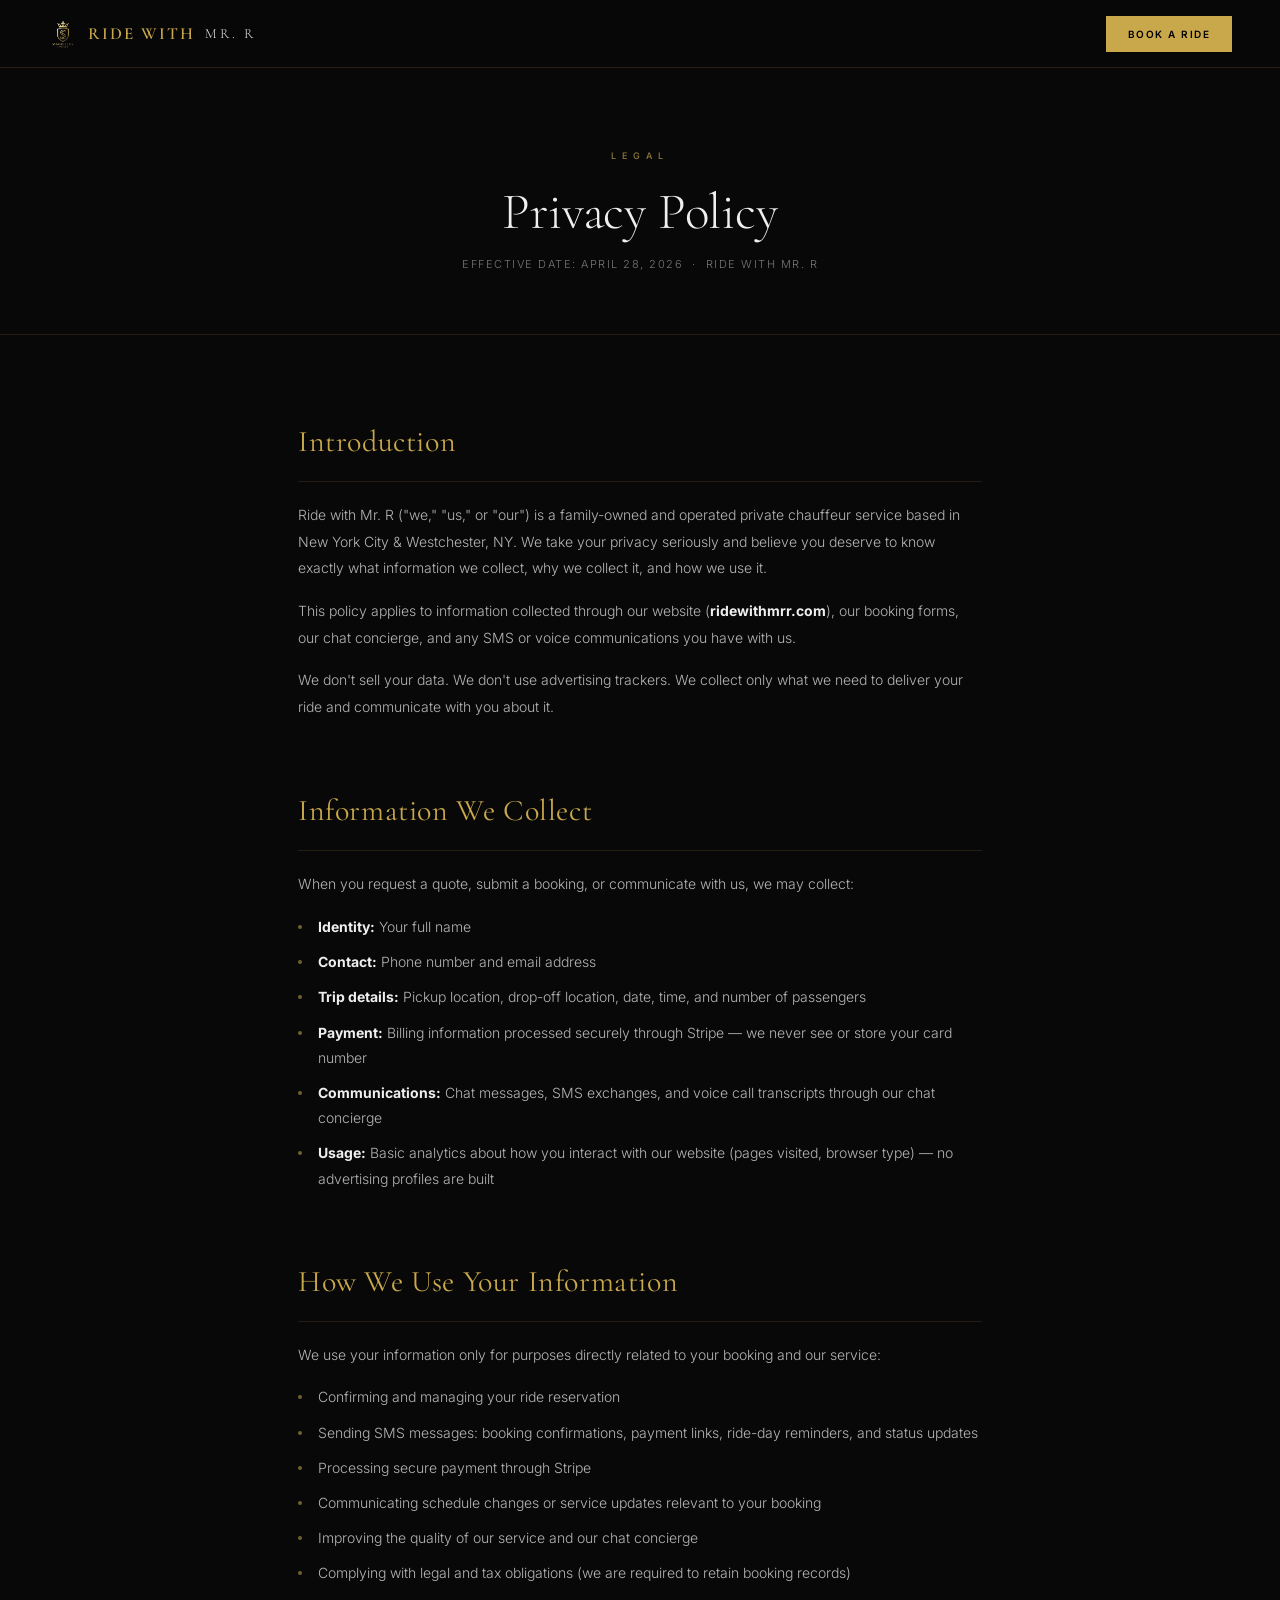
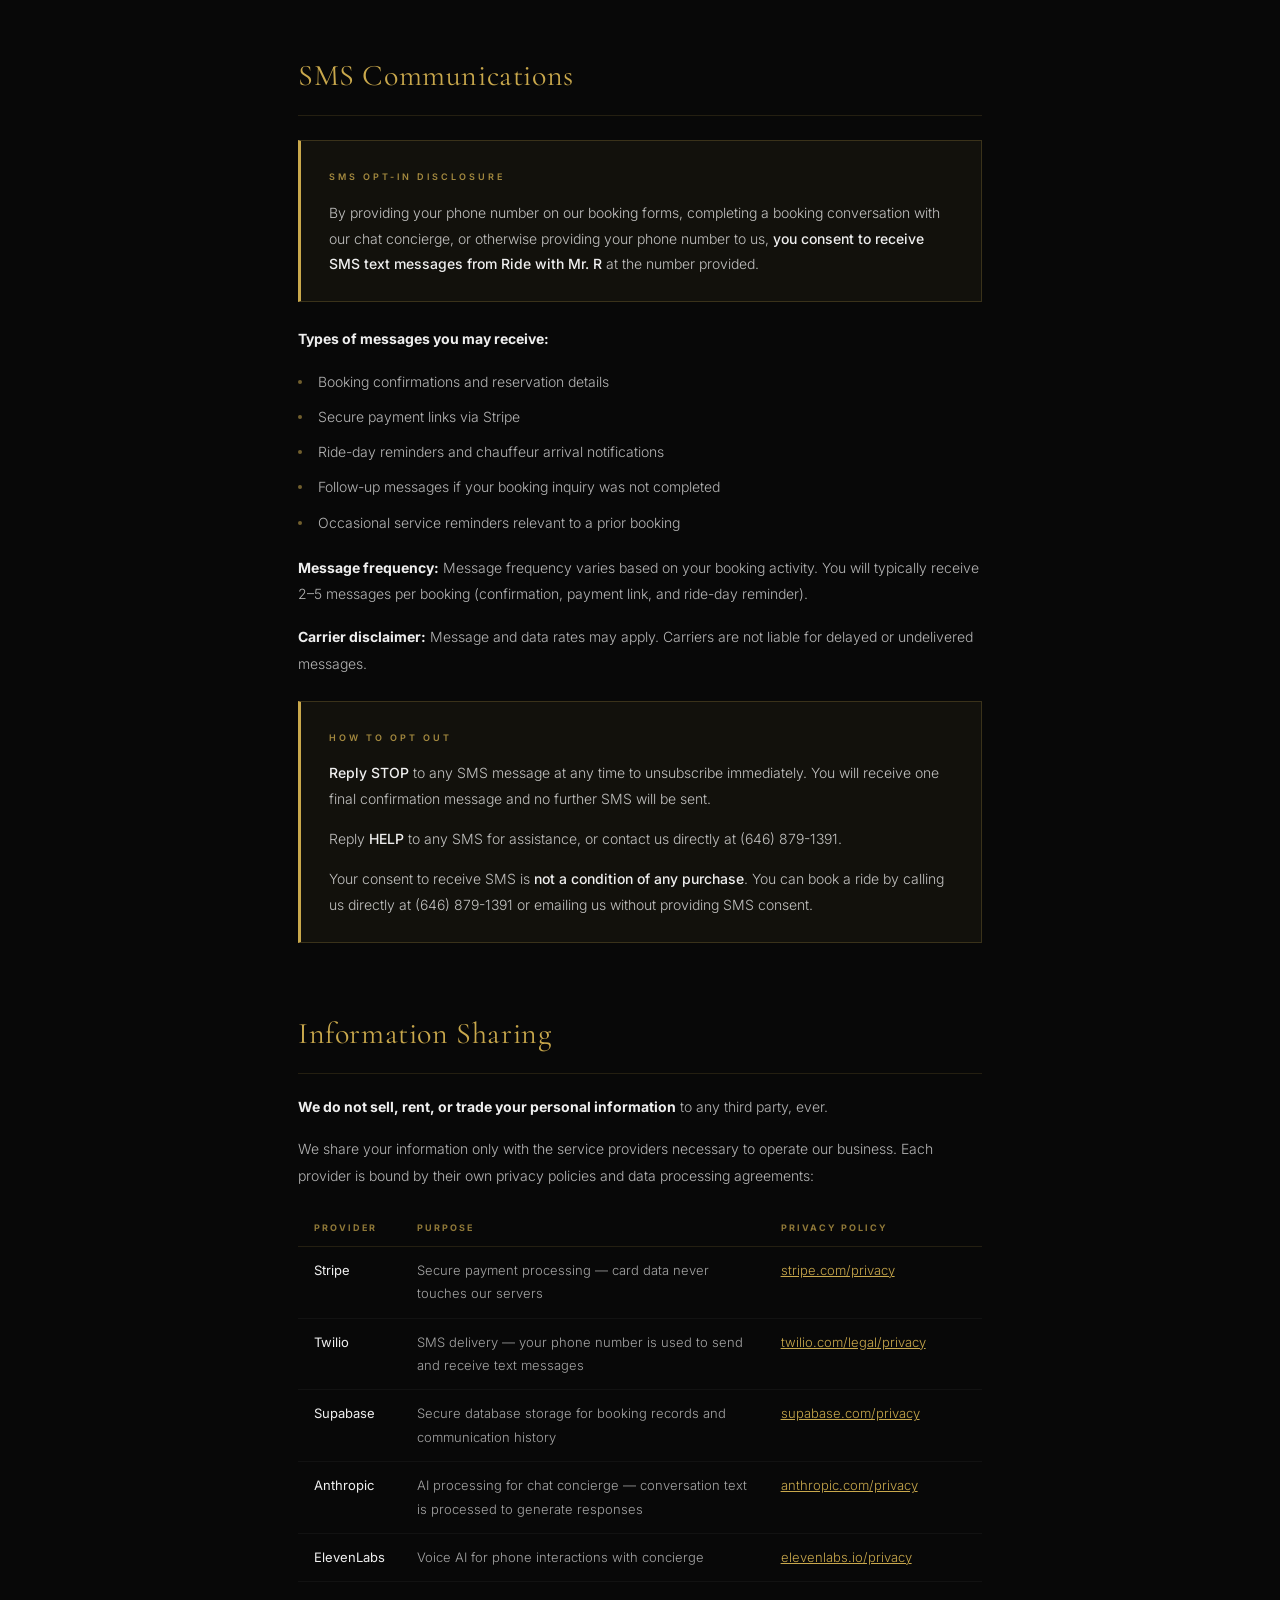
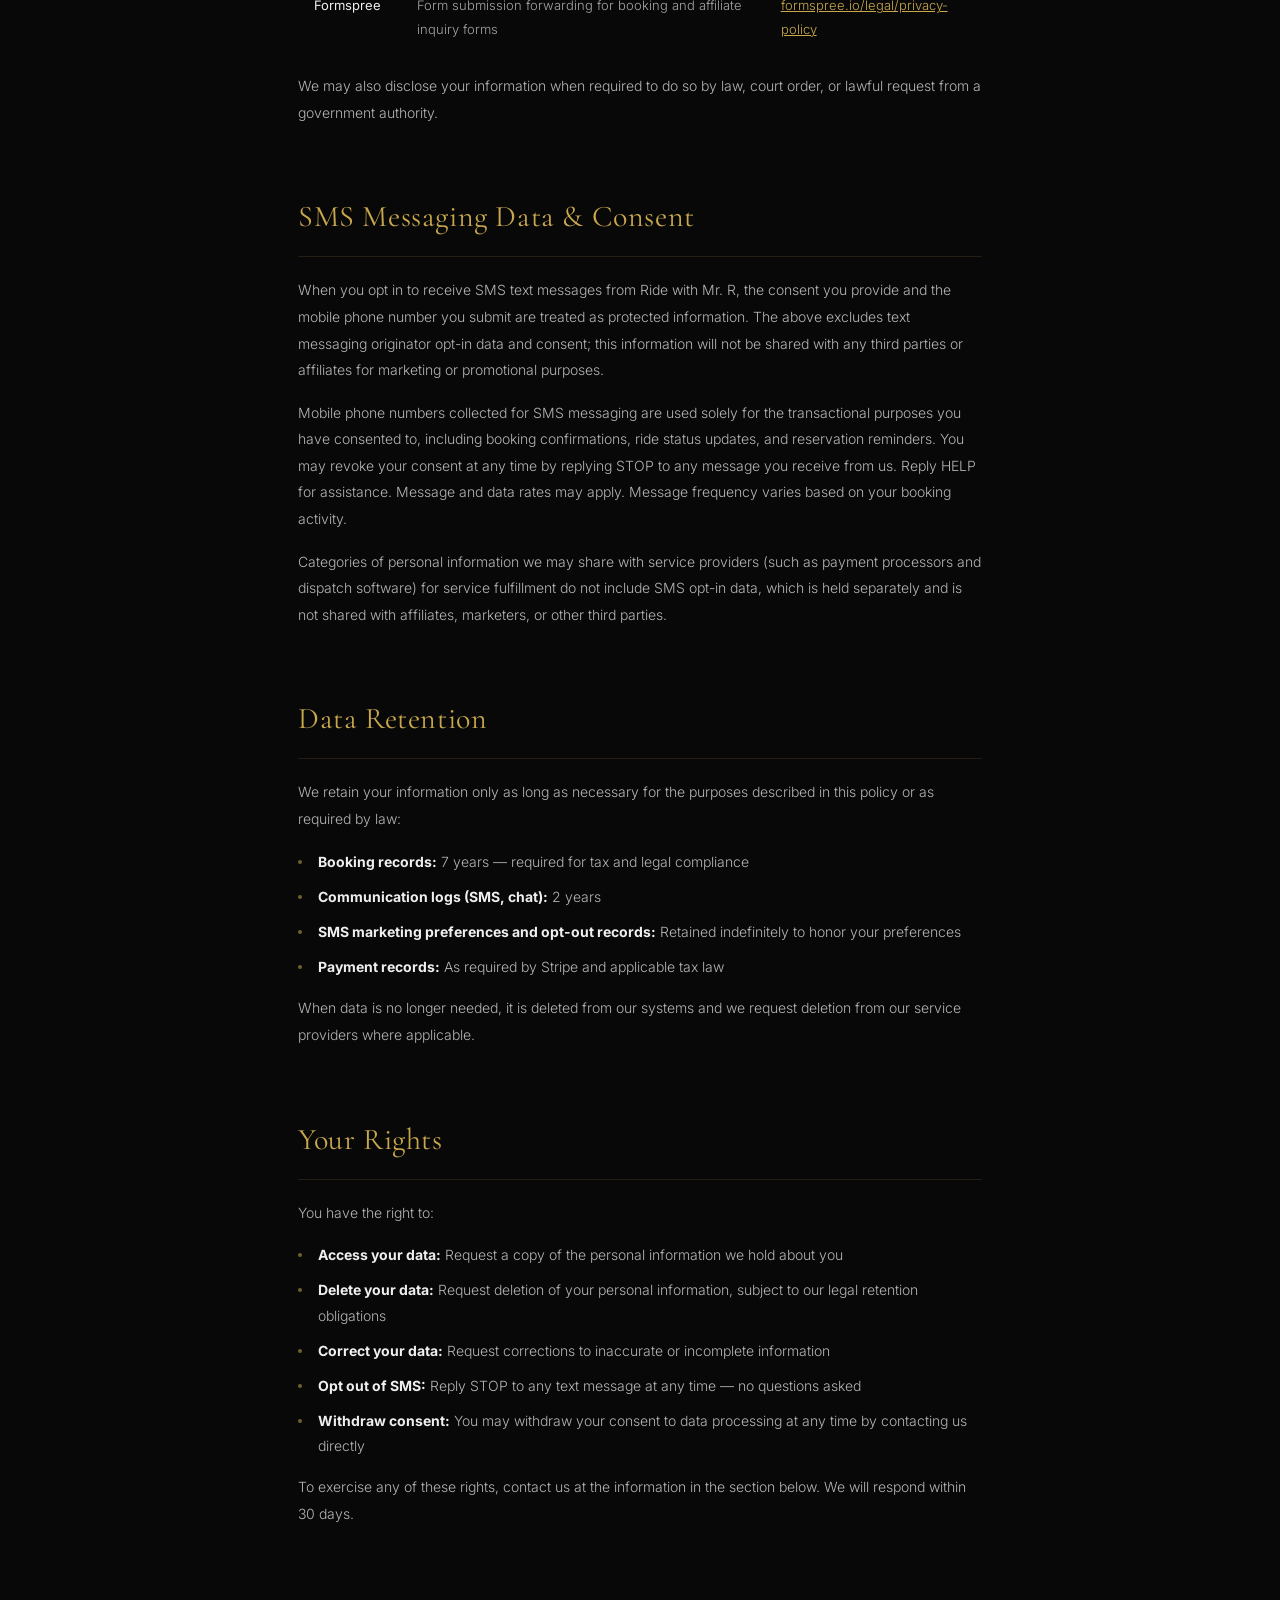
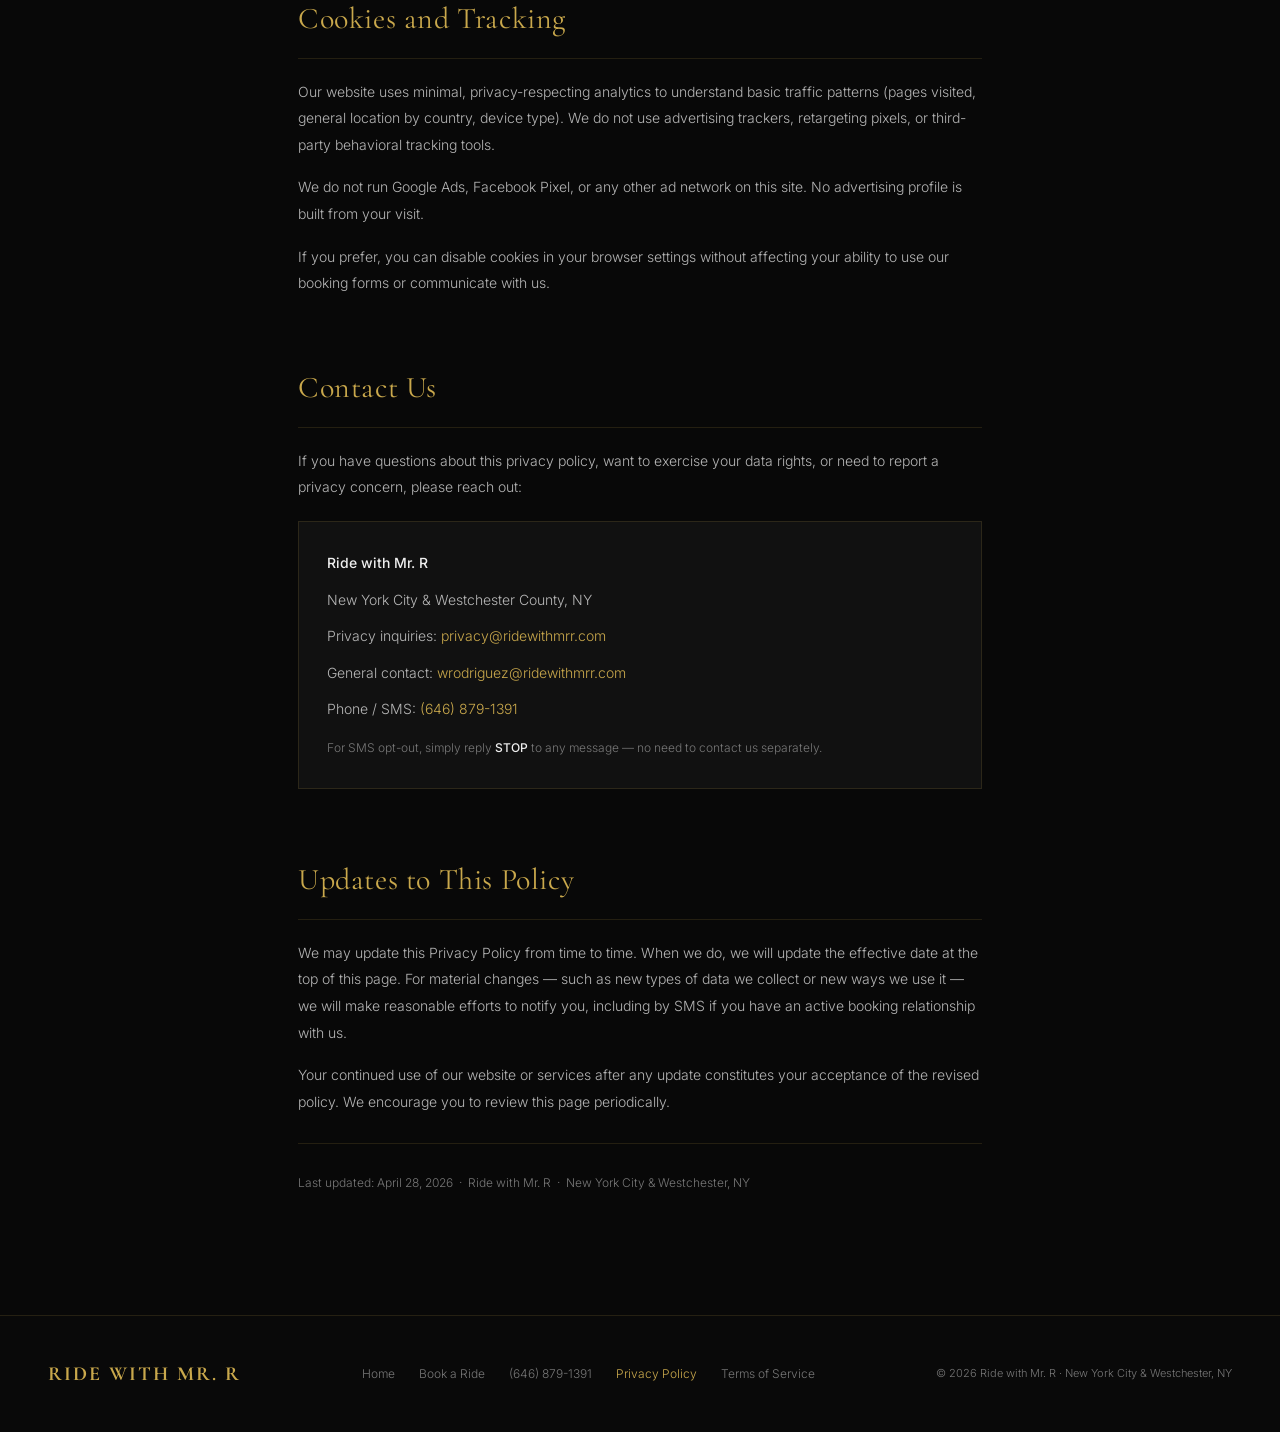
<file: privacy.html>
<!DOCTYPE html>
<html lang="en">
<head>
<!-- Google Analytics 4 -->
<script async src="https://www.googletagmanager.com/gtag/js?id=MRR_GA4_ID_HERE"></script>
<script>
  window.dataLayer = window.dataLayer || [];
  function gtag(){dataLayer.push(arguments);}
  gtag('js', new Date());
  gtag('config', 'MRR_GA4_ID_HERE');
</script>

<!-- Microsoft Clarity -->
<script type="text/javascript">
    (function(c,l,a,r,i,t,y){
        c[a]=c[a]||function(){(c[a].q=c[a].q||[]).push(arguments)};
        t=l.createElement(r);t.async=1;t.src="https://www.clarity.ms/tag/"+i;
        y=l.getElementsByTagName(r)[0];y.parentNode.insertBefore(t,y);
    })(window, document, "clarity", "script", "MRR_CLARITY_ID_HERE");
</script>

<meta charset="UTF-8">
<meta name="viewport" content="width=device-width, initial-scale=1.0">
<title>Privacy Policy | Ride with Mr. R</title>
<meta name="description" content="Privacy Policy for Ride with Mr. R. How we collect, use, and protect your personal information, including SMS communications.">
<meta name="robots" content="noindex, follow">
<link rel="canonical" href="https://www.ridewithmrr.com/privacy.html">
<link rel="preconnect" href="https://fonts.googleapis.com">
<link rel="preconnect" href="https://fonts.gstatic.com" crossorigin>
<link href="https://fonts.googleapis.com/css2?family=Cormorant+Garamond:ital,wght@0,300;0,400;0,600;1,300;1,400&family=Inter:wght@200;300;400;500;600&display=swap" rel="stylesheet">
<style>
*,*::before,*::after{box-sizing:border-box;margin:0;padding:0;}
:root{
  --gold:#C9A84C;
  --gold2:#DEB96A;
  --black:#080808;
  --card:#111111;
  --card2:#161616;
  --white:#EFEFEF;
  --muted:#777777;
  --border:rgba(201,168,76,0.14);
}
html{scroll-behavior:smooth;}
body{background:var(--black);color:var(--white);font-family:'Inter',Helvetica,sans-serif;font-weight:300;-webkit-font-smoothing:antialiased;overflow-x:hidden;line-height:1.8;}
::selection{background:rgba(201,168,76,0.2);color:var(--white);}
::-webkit-scrollbar{width:3px;}
::-webkit-scrollbar-track{background:var(--black);}
::-webkit-scrollbar-thumb{background:rgba(201,168,76,0.2);}

/* ── NAV ── */
nav{background:rgba(8,8,8,0.97);padding:0 48px;display:flex;justify-content:space-between;align-items:center;height:68px;position:sticky;top:0;z-index:999;border-bottom:1px solid var(--border);backdrop-filter:blur(8px);}
.logo{font-family:'Cormorant Garamond',serif;font-size:17px;font-weight:600;color:var(--gold);letter-spacing:2px;line-height:1;text-decoration:none;display:flex;align-items:center;gap:10px;}
.logo img{height:44px;}
.logo span{color:var(--white);font-weight:300;font-size:14px;display:block;letter-spacing:3px;}
.nav-cta{background:var(--gold);color:#000;padding:9px 22px;font-size:10px;font-weight:600;letter-spacing:1.5px;text-transform:uppercase;text-decoration:none;transition:background 0.2s;}
.nav-cta:hover{background:var(--gold2);}

/* ── PAGE HEADER ── */
.page-header{padding:80px 48px 60px;border-bottom:1px solid var(--border);text-align:center;}
.page-eyebrow{font-size:9px;font-weight:500;letter-spacing:6px;text-transform:uppercase;color:var(--gold);opacity:0.7;margin-bottom:20px;}
.page-header h1{font-family:'Cormorant Garamond',serif;font-size:clamp(32px,4vw,52px);font-weight:300;line-height:1.1;margin-bottom:14px;letter-spacing:-0.2px;}
.page-header .effective{font-size:11px;color:var(--muted);letter-spacing:1.5px;text-transform:uppercase;}

/* ── POLICY CONTENT ── */
.policy-wrap{max-width:780px;margin:0 auto;padding:80px 48px 120px;}

.policy-section{margin-bottom:64px;}
.policy-section:last-child{margin-bottom:0;}

.policy-section h2{
  font-family:'Cormorant Garamond',serif;
  font-size:clamp(22px,2.5vw,30px);
  font-weight:400;
  color:var(--gold);
  margin-bottom:20px;
  padding-bottom:12px;
  border-bottom:1px solid var(--border);
  letter-spacing:0.02em;
}

.policy-section p{
  font-size:14px;
  font-weight:300;
  color:rgba(239,239,239,0.75);
  line-height:1.9;
  margin-bottom:16px;
}
.policy-section p:last-child{margin-bottom:0;}

.policy-section ul{
  list-style:none;
  margin:12px 0 16px;
  display:flex;
  flex-direction:column;
  gap:10px;
}
.policy-section ul li{
  font-size:14px;
  font-weight:300;
  color:rgba(239,239,239,0.75);
  line-height:1.8;
  padding-left:20px;
  position:relative;
}
.policy-section ul li::before{
  content:'';
  position:absolute;
  left:0;top:11px;
  width:4px;height:4px;
  border-radius:50%;
  background:var(--gold);
  opacity:0.55;
}

/* Highlighted SMS block — Twilio requires this to be prominent */
.sms-block{
  background:rgba(201,168,76,0.05);
  border:1px solid rgba(201,168,76,0.22);
  border-left:3px solid var(--gold);
  padding:28px 28px 24px;
  margin:24px 0;
}
.sms-block .sms-label{
  font-size:9px;
  font-weight:600;
  letter-spacing:3px;
  text-transform:uppercase;
  color:var(--gold);
  opacity:0.8;
  margin-bottom:14px;
}
.sms-block p{
  font-size:14px;
  color:rgba(239,239,239,0.80);
  line-height:1.85;
  margin-bottom:14px;
}
.sms-block p:last-child{margin-bottom:0;}
.sms-block strong{color:var(--white);font-weight:500;}

/* Third-party table */
.vendor-table{width:100%;border-collapse:collapse;margin:20px 0;font-size:13px;}
.vendor-table th{text-align:left;font-size:9px;letter-spacing:2px;text-transform:uppercase;color:var(--gold);opacity:0.7;padding:10px 16px;border-bottom:1px solid var(--border);}
.vendor-table td{padding:12px 16px;border-bottom:1px solid rgba(255,255,255,0.04);color:rgba(239,239,239,0.68);font-weight:300;vertical-align:top;}
.vendor-table tr:last-child td{border-bottom:none;}
.vendor-table td:first-child{color:var(--white);font-weight:400;}

/* Contact card */
.contact-card{background:var(--card);border:1px solid var(--border);padding:28px;margin-top:20px;}
.contact-card p{font-size:14px;color:rgba(239,239,239,0.75);margin-bottom:10px;}
.contact-card p:last-child{margin-bottom:0;}
.contact-card a{color:var(--gold);text-decoration:none;transition:opacity 0.2s;}
.contact-card a:hover{opacity:0.75;}
.contact-card strong{color:var(--white);font-weight:500;}

/* ── FOOTER ── */
.f-logo{font-family:'Cormorant Garamond',serif;font-size:20px;font-weight:700;color:var(--gold);letter-spacing:2px;text-decoration:none;}
.f-links{display:flex;gap:24px;flex-wrap:wrap;}
.f-links a{color:var(--muted);text-decoration:none;font-size:12px;transition:color 0.2s;}
.f-links a:hover{color:var(--gold);}
footer{background:rgba(10,10,10,0.95);border-top:1px solid var(--border);padding:40px 48px;display:flex;justify-content:space-between;align-items:center;flex-wrap:wrap;gap:20px;}

/* ── MOBILE ── */
@media(max-width:768px){
  nav{padding:0 20px;}
  .page-header{padding:60px 24px 44px;}
  .policy-wrap{padding:52px 24px 80px;}
  footer{padding:32px 24px;flex-direction:column;align-items:flex-start;gap:16px;}
  .f-links{gap:16px;}
  .vendor-table{display:block;overflow-x:auto;}
}
</style>
</head>
<body>

<!-- NAV -->
<nav>
  <a href="index.html" class="logo">
    <img src="synergy-logo-new.png" alt="Ride with Mr. R">
    RIDE WITH <span>MR. R</span>
  </a>
  <a href="index.html#booking" class="nav-cta">Book a Ride</a>
</nav>

<!-- PAGE HEADER -->
<div class="page-header">
  <div class="page-eyebrow">Legal</div>
  <h1>Privacy Policy</h1>
  <p class="effective">Effective Date: April 28, 2026 &nbsp;·&nbsp; Ride with Mr. R</p>
</div>

<!-- CONTENT -->
<div class="policy-wrap">

  <!-- A. Introduction -->
  <div class="policy-section">
    <h2>Introduction</h2>
    <p>Ride with Mr. R ("we," "us," or "our") is a family-owned and operated private chauffeur service based in New York City &amp; Westchester, NY. We take your privacy seriously and believe you deserve to know exactly what information we collect, why we collect it, and how we use it.</p>
    <p>This policy applies to information collected through our website (<strong style="color:var(--white);">ridewithmrr.com</strong>), our booking forms, our chat concierge, and any SMS or voice communications you have with us.</p>
    <p>We don't sell your data. We don't use advertising trackers. We collect only what we need to deliver your ride and communicate with you about it.</p>
  </div>

  <!-- B. Information We Collect -->
  <div class="policy-section">
    <h2>Information We Collect</h2>
    <p>When you request a quote, submit a booking, or communicate with us, we may collect:</p>
    <ul>
      <li><strong style="color:var(--white);">Identity:</strong> Your full name</li>
      <li><strong style="color:var(--white);">Contact:</strong> Phone number and email address</li>
      <li><strong style="color:var(--white);">Trip details:</strong> Pickup location, drop-off location, date, time, and number of passengers</li>
      <li><strong style="color:var(--white);">Payment:</strong> Billing information processed securely through Stripe — we never see or store your card number</li>
      <li><strong style="color:var(--white);">Communications:</strong> Chat messages, SMS exchanges, and voice call transcripts through our chat concierge</li>
      <li><strong style="color:var(--white);">Usage:</strong> Basic analytics about how you interact with our website (pages visited, browser type) — no advertising profiles are built</li>
    </ul>
  </div>

  <!-- C. How We Use Your Information -->
  <div class="policy-section">
    <h2>How We Use Your Information</h2>
    <p>We use your information only for purposes directly related to your booking and our service:</p>
    <ul>
      <li>Confirming and managing your ride reservation</li>
      <li>Sending SMS messages: booking confirmations, payment links, ride-day reminders, and status updates</li>
      <li>Processing secure payment through Stripe</li>
      <li>Communicating schedule changes or service updates relevant to your booking</li>
      <li>Improving the quality of our service and our chat concierge</li>
      <li>Complying with legal and tax obligations (we are required to retain booking records)</li>
    </ul>
  </div>

  <!-- D. SMS Communications — CRITICAL Twilio compliance section -->
  <div class="policy-section">
    <h2>SMS Communications</h2>

    <div class="sms-block">
      <div class="sms-label">SMS Opt-In Disclosure</div>
      <p>By providing your phone number on our booking forms, completing a booking conversation with our chat concierge, or otherwise providing your phone number to us, <strong>you consent to receive SMS text messages from Ride with Mr. R</strong> at the number provided.</p>
    </div>

    <p><strong style="color:var(--white);">Types of messages you may receive:</strong></p>
    <ul>
      <li>Booking confirmations and reservation details</li>
      <li>Secure payment links via Stripe</li>
      <li>Ride-day reminders and chauffeur arrival notifications</li>
      <li>Follow-up messages if your booking inquiry was not completed</li>
      <li>Occasional service reminders relevant to a prior booking</li>
    </ul>

    <p style="margin-top:20px;"><strong style="color:var(--white);">Message frequency:</strong> Message frequency varies based on your booking activity. You will typically receive 2–5 messages per booking (confirmation, payment link, and ride-day reminder).</p>

    <p><strong style="color:var(--white);">Carrier disclaimer:</strong> Message and data rates may apply. Carriers are not liable for delayed or undelivered messages.</p>

    <div class="sms-block" style="margin-top:24px;">
      <div class="sms-label">How to Opt Out</div>
      <p><strong>Reply STOP</strong> to any SMS message at any time to unsubscribe immediately. You will receive one final confirmation message and no further SMS will be sent.</p>
      <p>Reply <strong>HELP</strong> to any SMS for assistance, or contact us directly at (646) 879-1391.</p>
      <p>Your consent to receive SMS is <strong>not a condition of any purchase</strong>. You can book a ride by calling us directly at (646) 879-1391 or emailing us without providing SMS consent.</p>
    </div>
  </div>

  <!-- E. Information Sharing -->
  <div class="policy-section">
    <h2>Information Sharing</h2>
    <p><strong style="color:var(--white);">We do not sell, rent, or trade your personal information</strong> to any third party, ever.</p>
    <p>We share your information only with the service providers necessary to operate our business. Each provider is bound by their own privacy policies and data processing agreements:</p>

    <table class="vendor-table">
      <thead>
        <tr>
          <th>Provider</th>
          <th>Purpose</th>
          <th>Privacy Policy</th>
        </tr>
      </thead>
      <tbody>
        <tr>
          <td>Stripe</td>
          <td>Secure payment processing — card data never touches our servers</td>
          <td><a href="https://stripe.com/privacy" target="_blank" rel="noopener" style="color:var(--gold);">stripe.com/privacy</a></td>
        </tr>
        <tr>
          <td>Twilio</td>
          <td>SMS delivery — your phone number is used to send and receive text messages</td>
          <td><a href="https://www.twilio.com/en-us/legal/privacy" target="_blank" rel="noopener" style="color:var(--gold);">twilio.com/legal/privacy</a></td>
        </tr>
        <tr>
          <td>Supabase</td>
          <td>Secure database storage for booking records and communication history</td>
          <td><a href="https://supabase.com/privacy" target="_blank" rel="noopener" style="color:var(--gold);">supabase.com/privacy</a></td>
        </tr>
        <tr>
          <td>Anthropic</td>
          <td>AI processing for chat concierge — conversation text is processed to generate responses</td>
          <td><a href="https://www.anthropic.com/privacy" target="_blank" rel="noopener" style="color:var(--gold);">anthropic.com/privacy</a></td>
        </tr>
        <tr>
          <td>ElevenLabs</td>
          <td>Voice AI for phone interactions with concierge</td>
          <td><a href="https://elevenlabs.io/privacy" target="_blank" rel="noopener" style="color:var(--gold);">elevenlabs.io/privacy</a></td>
        </tr>
        <tr>
          <td>Formspree</td>
          <td>Form submission forwarding for booking and affiliate inquiry forms</td>
          <td><a href="https://formspree.io/legal/privacy-policy" target="_blank" rel="noopener" style="color:var(--gold);">formspree.io/legal/privacy-policy</a></td>
        </tr>
      </tbody>
    </table>

    <p>We may also disclose your information when required to do so by law, court order, or lawful request from a government authority.</p>
  </div>

  <!-- F-NEW. SMS Messaging Data & Consent -->
  <div class="policy-section">
    <h2>SMS Messaging Data &amp; Consent</h2>
    <p>When you opt in to receive SMS text messages from Ride with Mr. R, the consent you provide and the mobile phone number you submit are treated as protected information. The above excludes text messaging originator opt-in data and consent; this information will not be shared with any third parties or affiliates for marketing or promotional purposes.</p>
    <p>Mobile phone numbers collected for SMS messaging are used solely for the transactional purposes you have consented to, including booking confirmations, ride status updates, and reservation reminders. You may revoke your consent at any time by replying STOP to any message you receive from us. Reply HELP for assistance. Message and data rates may apply. Message frequency varies based on your booking activity.</p>
    <p>Categories of personal information we may share with service providers (such as payment processors and dispatch software) for service fulfillment do not include SMS opt-in data, which is held separately and is not shared with affiliates, marketers, or other third parties.</p>
  </div>

  <!-- F. Data Retention -->
  <div class="policy-section">
    <h2>Data Retention</h2>
    <p>We retain your information only as long as necessary for the purposes described in this policy or as required by law:</p>
    <ul>
      <li><strong style="color:var(--white);">Booking records:</strong> 7 years — required for tax and legal compliance</li>
      <li><strong style="color:var(--white);">Communication logs (SMS, chat):</strong> 2 years</li>
      <li><strong style="color:var(--white);">SMS marketing preferences and opt-out records:</strong> Retained indefinitely to honor your preferences</li>
      <li><strong style="color:var(--white);">Payment records:</strong> As required by Stripe and applicable tax law</li>
    </ul>
    <p>When data is no longer needed, it is deleted from our systems and we request deletion from our service providers where applicable.</p>
  </div>

  <!-- G. Your Rights -->
  <div class="policy-section">
    <h2>Your Rights</h2>
    <p>You have the right to:</p>
    <ul>
      <li><strong style="color:var(--white);">Access your data:</strong> Request a copy of the personal information we hold about you</li>
      <li><strong style="color:var(--white);">Delete your data:</strong> Request deletion of your personal information, subject to our legal retention obligations</li>
      <li><strong style="color:var(--white);">Correct your data:</strong> Request corrections to inaccurate or incomplete information</li>
      <li><strong style="color:var(--white);">Opt out of SMS:</strong> Reply STOP to any text message at any time — no questions asked</li>
      <li><strong style="color:var(--white);">Withdraw consent:</strong> You may withdraw your consent to data processing at any time by contacting us directly</li>
    </ul>
    <p>To exercise any of these rights, contact us at the information in the section below. We will respond within 30 days.</p>
  </div>

  <!-- H. Cookies and Tracking -->
  <div class="policy-section">
    <h2>Cookies and Tracking</h2>
    <p>Our website uses minimal, privacy-respecting analytics to understand basic traffic patterns (pages visited, general location by country, device type). We do not use advertising trackers, retargeting pixels, or third-party behavioral tracking tools.</p>
    <p>We do not run Google Ads, Facebook Pixel, or any other ad network on this site. No advertising profile is built from your visit.</p>
    <p>If you prefer, you can disable cookies in your browser settings without affecting your ability to use our booking forms or communicate with us.</p>
  </div>

  <!-- I. Contact Information -->
  <div class="policy-section">
    <h2>Contact Us</h2>
    <p>If you have questions about this privacy policy, want to exercise your data rights, or need to report a privacy concern, please reach out:</p>

    <div class="contact-card">
      <p><strong>Ride with Mr. R</strong></p>
      <p>New York City &amp; Westchester County, NY</p>
      <p>Privacy inquiries: <a href="mailto:privacy@ridewithmrr.com">privacy@ridewithmrr.com</a></p>
      <p>General contact: <a href="mailto:wrodriguez@ridewithmrr.com">wrodriguez@ridewithmrr.com</a></p>
      <p>Phone / SMS: <a href="tel:6468791391">(646) 879-1391</a></p>
      <p style="margin-top:14px;font-size:12px;color:var(--muted);">For SMS opt-out, simply reply <strong style="color:var(--white);">STOP</strong> to any message — no need to contact us separately.</p>
    </div>
  </div>

  <!-- J. Updates to This Policy -->
  <div class="policy-section">
    <h2>Updates to This Policy</h2>
    <p>We may update this Privacy Policy from time to time. When we do, we will update the effective date at the top of this page. For material changes — such as new types of data we collect or new ways we use it — we will make reasonable efforts to notify you, including by SMS if you have an active booking relationship with us.</p>
    <p>Your continued use of our website or services after any update constitutes your acceptance of the revised policy. We encourage you to review this page periodically.</p>
    <p style="margin-top:28px;padding-top:28px;border-top:1px solid var(--border);font-size:12px;color:var(--muted);">Last updated: April 28, 2026 &nbsp;·&nbsp; Ride with Mr. R &nbsp;·&nbsp; New York City &amp; Westchester, NY</p>
  </div>

</div><!-- /policy-wrap -->

<!-- FOOTER -->
<footer>
  <a href="index.html" class="f-logo">RIDE WITH MR. R</a>
  <div class="f-links">
    <a href="index.html">Home</a>
    <a href="index.html#booking">Book a Ride</a>
    <a href="tel:6468791391">(646) 879-1391</a>
    <a href="/privacy.html" style="color:var(--gold);">Privacy Policy</a>
    <!-- TODO: /terms.html does not exist yet -->
    <a href="/terms.html" style="color:var(--muted);">Terms of Service</a>
  </div>
  <p style="font-size:11px;color:var(--muted);">© 2026 Ride with Mr. R · New York City &amp; Westchester, NY</p>
</footer>

</body>
</html>
</file>
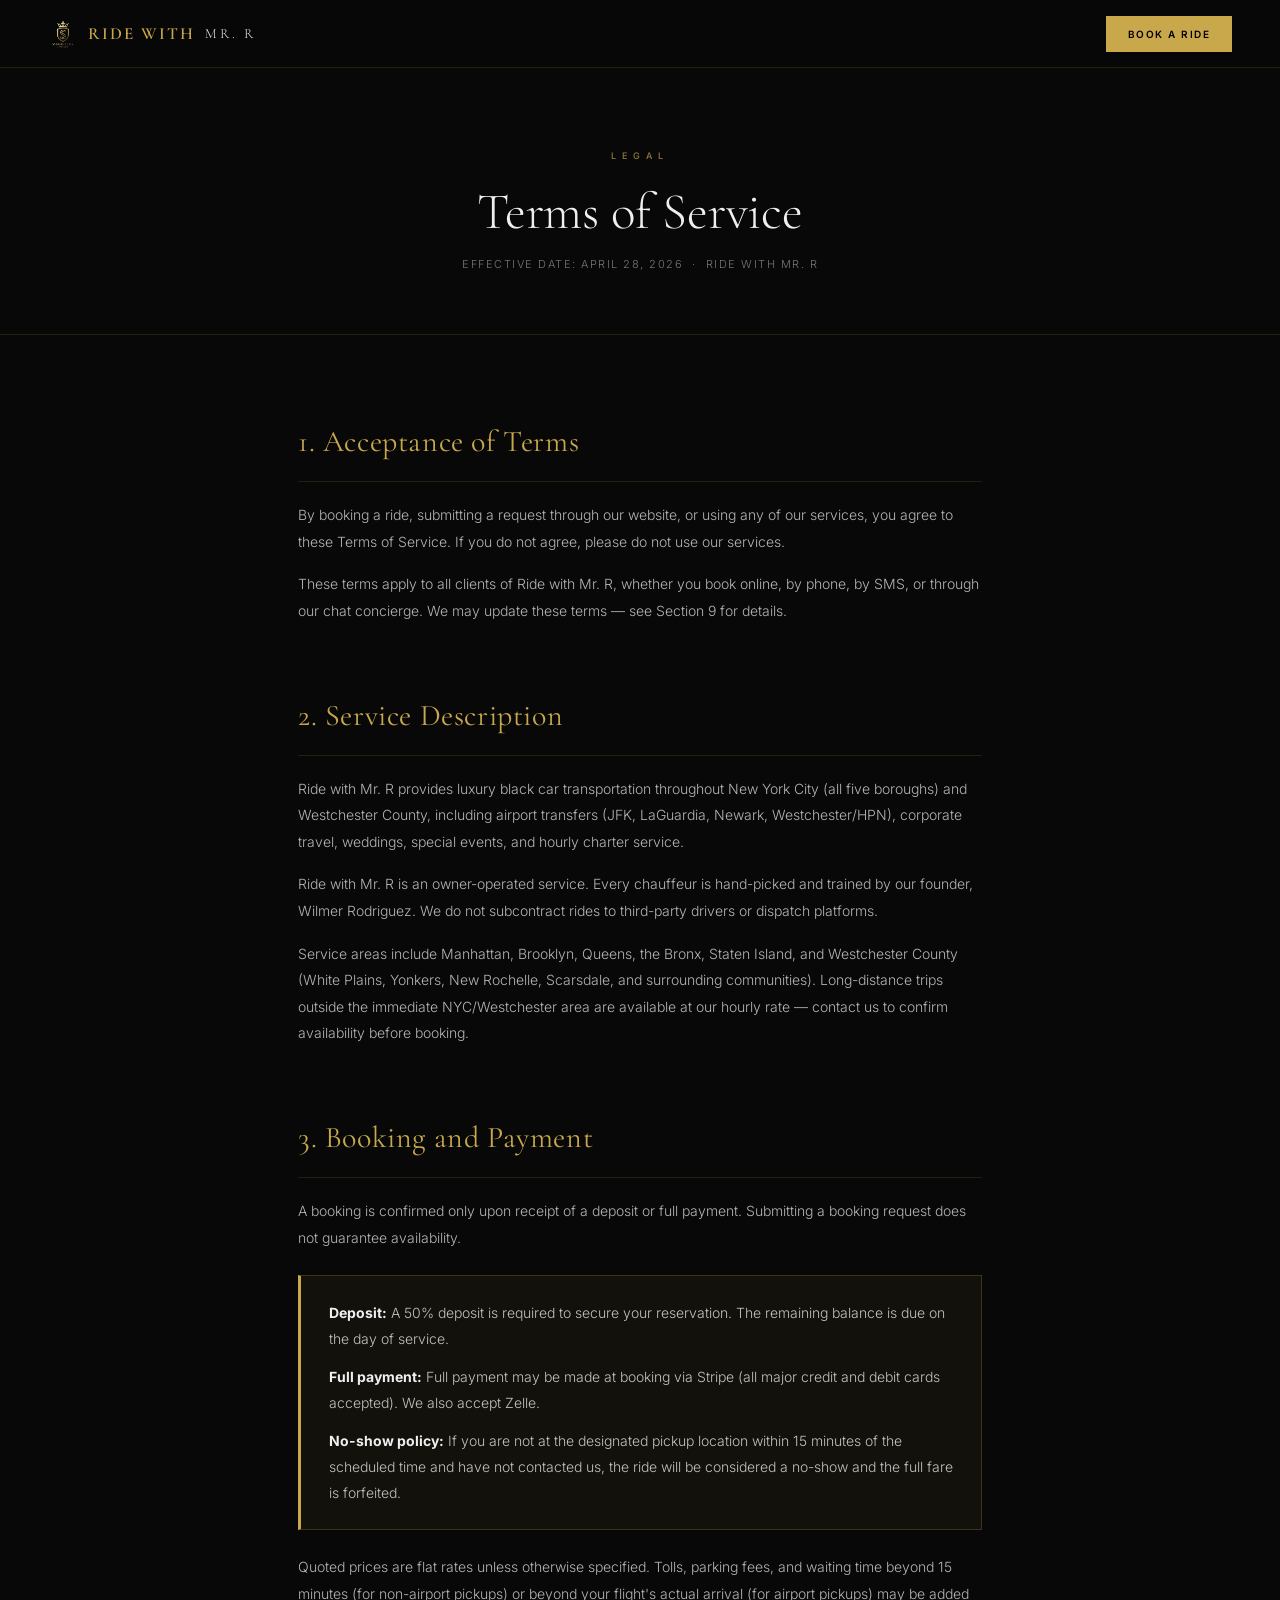
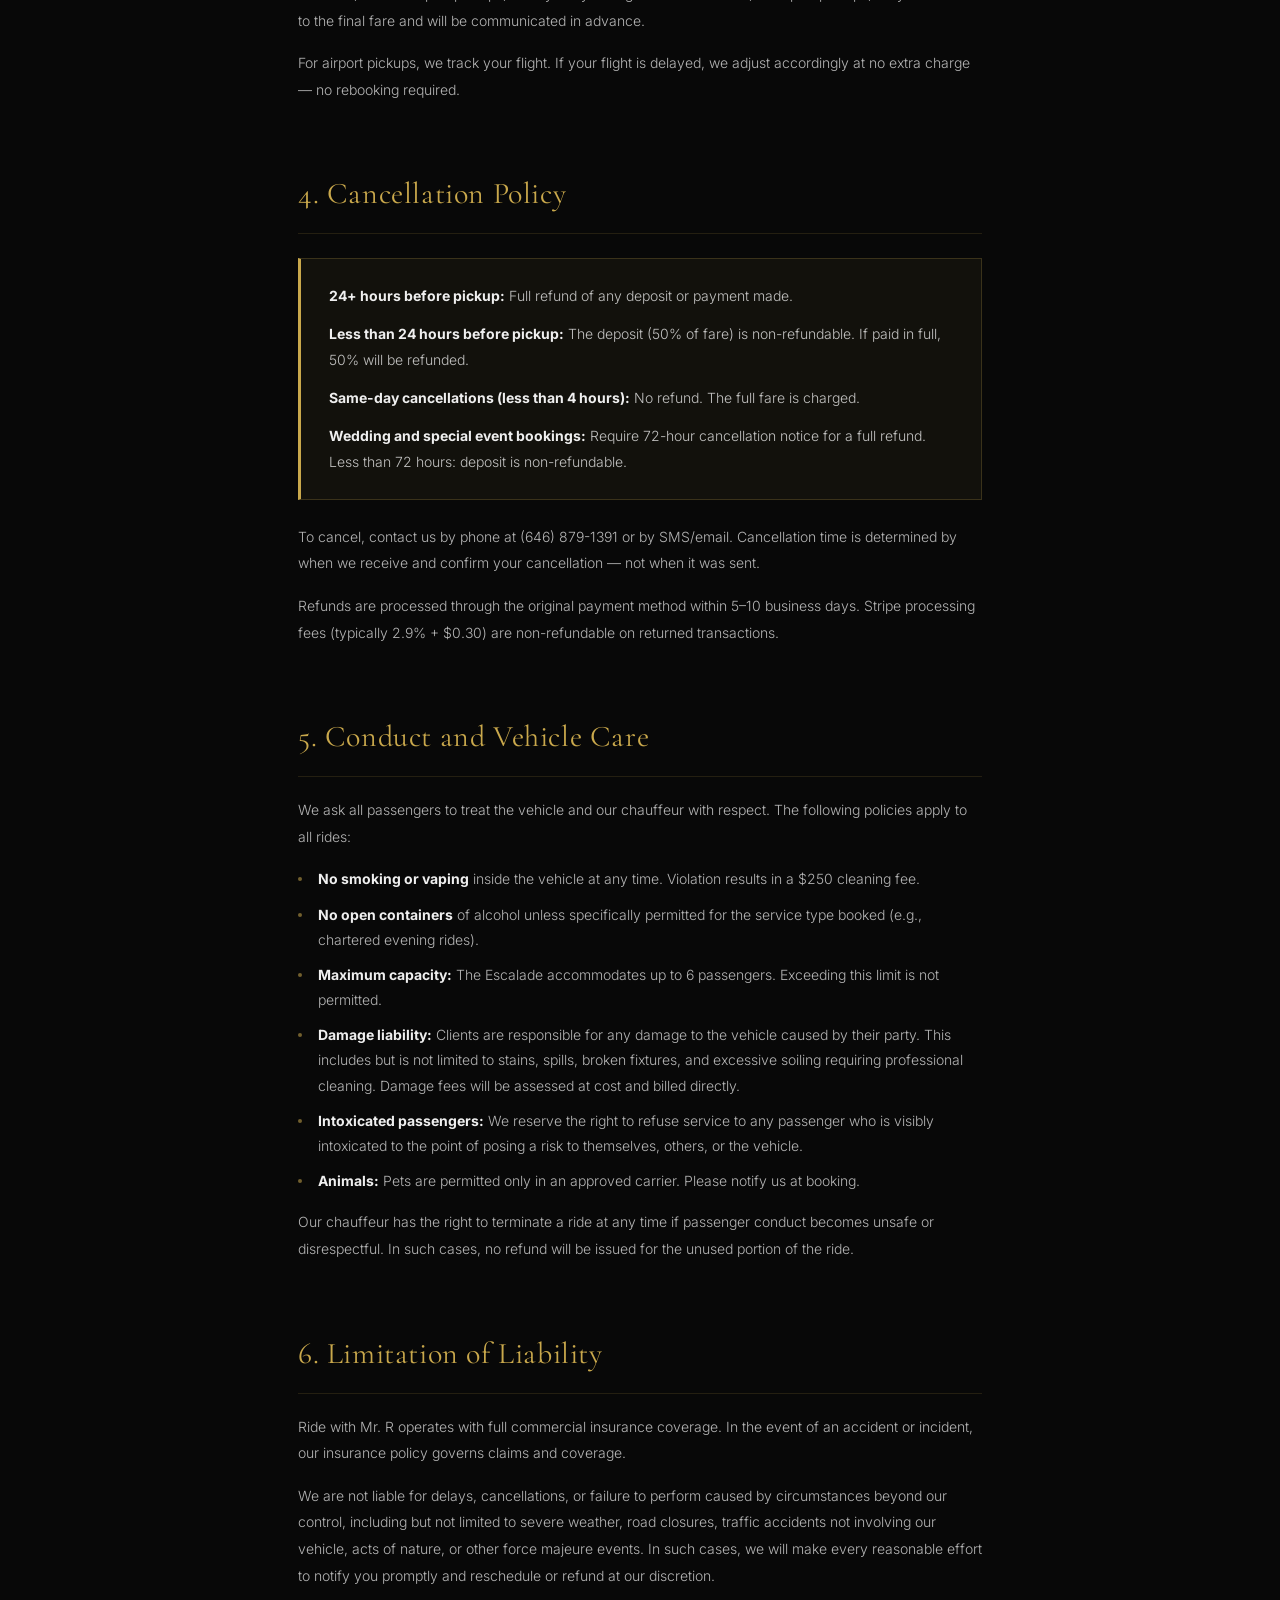
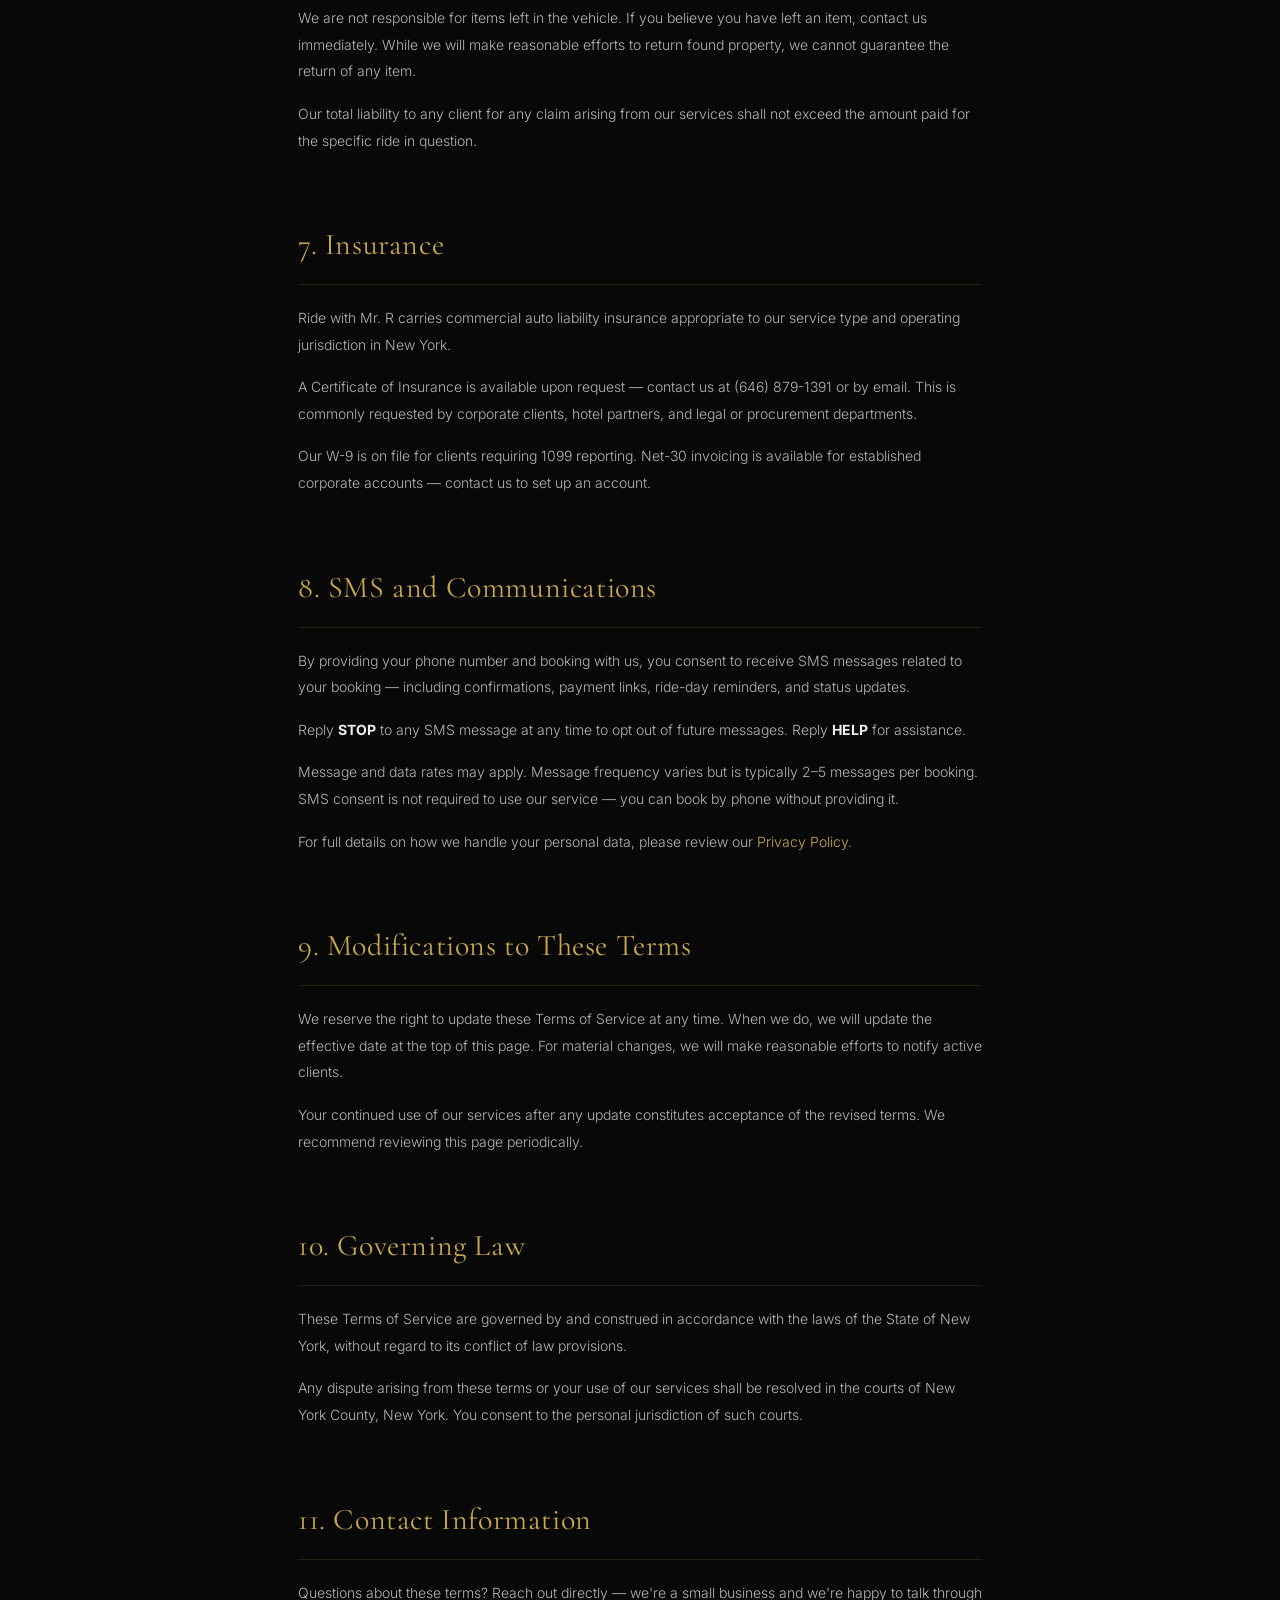
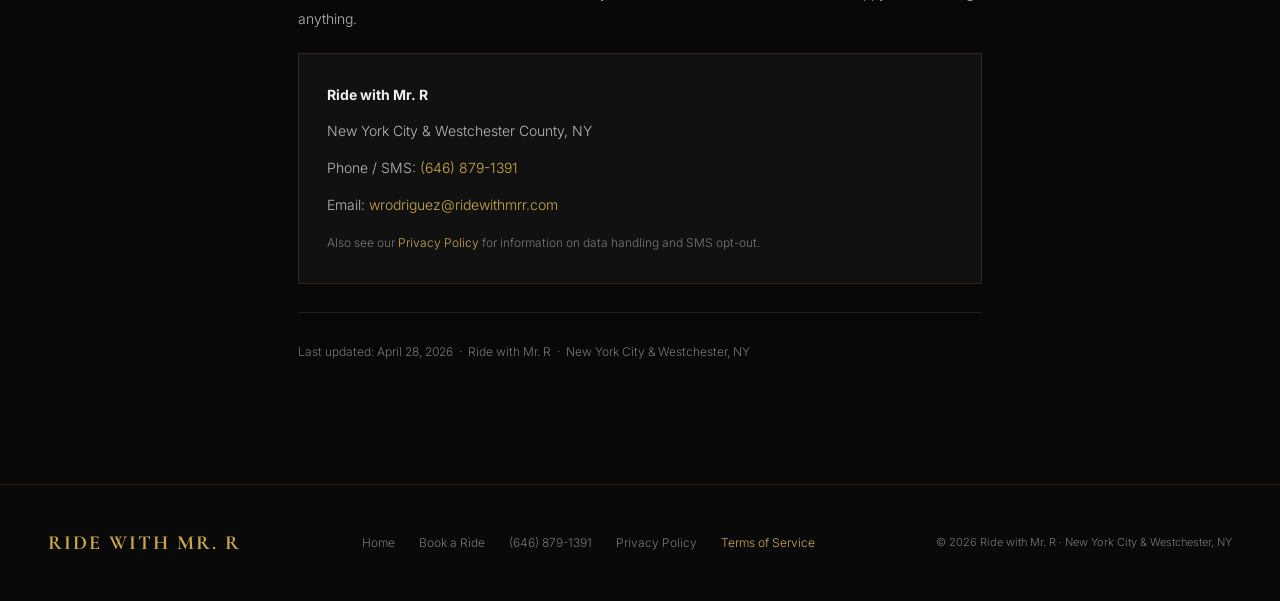
<file: terms.html>
<!DOCTYPE html>
<html lang="en">
<head>
<!-- Google Analytics 4 -->
<script async src="https://www.googletagmanager.com/gtag/js?id=MRR_GA4_ID_HERE"></script>
<script>
  window.dataLayer = window.dataLayer || [];
  function gtag(){dataLayer.push(arguments);}
  gtag('js', new Date());
  gtag('config', 'MRR_GA4_ID_HERE');
</script>

<!-- Microsoft Clarity -->
<script type="text/javascript">
    (function(c,l,a,r,i,t,y){
        c[a]=c[a]||function(){(c[a].q=c[a].q||[]).push(arguments)};
        t=l.createElement(r);t.async=1;t.src="https://www.clarity.ms/tag/"+i;
        y=l.getElementsByTagName(r)[0];y.parentNode.insertBefore(t,y);
    })(window, document, "clarity", "script", "MRR_CLARITY_ID_HERE");
</script>

<meta charset="UTF-8">
<meta name="viewport" content="width=device-width, initial-scale=1.0">
<title>Terms of Service | Ride with Mr. R</title>
<meta name="description" content="Terms of Service for Ride with Mr. R. Booking, payment, cancellation, and conduct policies for our private black car service in NYC & Westchester.">
<meta name="robots" content="noindex, follow">
<link rel="canonical" href="https://www.ridewithmrr.com/terms.html">
<link rel="preconnect" href="https://fonts.googleapis.com">
<link rel="preconnect" href="https://fonts.gstatic.com" crossorigin>
<link href="https://fonts.googleapis.com/css2?family=Cormorant+Garamond:ital,wght@0,300;0,400;0,600;1,300;1,400&family=Inter:wght@200;300;400;500;600&display=swap" rel="stylesheet">
<style>
*,*::before,*::after{box-sizing:border-box;margin:0;padding:0;}
:root{
  --gold:#C9A84C;
  --gold2:#DEB96A;
  --black:#080808;
  --card:#111111;
  --card2:#161616;
  --white:#EFEFEF;
  --muted:#777777;
  --border:rgba(201,168,76,0.14);
}
html{scroll-behavior:smooth;}
body{background:var(--black);color:var(--white);font-family:'Inter',Helvetica,sans-serif;font-weight:300;-webkit-font-smoothing:antialiased;overflow-x:hidden;line-height:1.8;}
::selection{background:rgba(201,168,76,0.2);color:var(--white);}
::-webkit-scrollbar{width:3px;}
::-webkit-scrollbar-track{background:var(--black);}
::-webkit-scrollbar-thumb{background:rgba(201,168,76,0.2);}

/* ── NAV ── */
nav{background:rgba(8,8,8,0.97);padding:0 48px;display:flex;justify-content:space-between;align-items:center;height:68px;position:sticky;top:0;z-index:999;border-bottom:1px solid var(--border);backdrop-filter:blur(8px);}
.logo{font-family:'Cormorant Garamond',serif;font-size:17px;font-weight:600;color:var(--gold);letter-spacing:2px;line-height:1;text-decoration:none;display:flex;align-items:center;gap:10px;}
.logo img{height:44px;}
.logo span{color:var(--white);font-weight:300;font-size:14px;display:block;letter-spacing:3px;}
.nav-cta{background:var(--gold);color:#000;padding:9px 22px;font-size:10px;font-weight:600;letter-spacing:1.5px;text-transform:uppercase;text-decoration:none;transition:background 0.2s;}
.nav-cta:hover{background:var(--gold2);}

/* ── PAGE HEADER ── */
.page-header{padding:80px 48px 60px;border-bottom:1px solid var(--border);text-align:center;}
.page-eyebrow{font-size:9px;font-weight:500;letter-spacing:6px;text-transform:uppercase;color:var(--gold);opacity:0.7;margin-bottom:20px;}
.page-header h1{font-family:'Cormorant Garamond',serif;font-size:clamp(32px,4vw,52px);font-weight:300;line-height:1.1;margin-bottom:14px;letter-spacing:-0.2px;}
.page-header .effective{font-size:11px;color:var(--muted);letter-spacing:1.5px;text-transform:uppercase;}

/* ── POLICY CONTENT ── */
.policy-wrap{max-width:780px;margin:0 auto;padding:80px 48px 120px;}

.policy-section{margin-bottom:64px;}
.policy-section:last-child{margin-bottom:0;}

.policy-section h2{
  font-family:'Cormorant Garamond',serif;
  font-size:clamp(22px,2.5vw,30px);
  font-weight:400;
  color:var(--gold);
  margin-bottom:20px;
  padding-bottom:12px;
  border-bottom:1px solid var(--border);
  letter-spacing:0.02em;
}

.policy-section p{
  font-size:14px;
  font-weight:300;
  color:rgba(239,239,239,0.75);
  line-height:1.9;
  margin-bottom:16px;
}
.policy-section p:last-child{margin-bottom:0;}

.policy-section ul{
  list-style:none;
  margin:12px 0 16px;
  display:flex;
  flex-direction:column;
  gap:10px;
}
.policy-section ul li{
  font-size:14px;
  font-weight:300;
  color:rgba(239,239,239,0.75);
  line-height:1.8;
  padding-left:20px;
  position:relative;
}
.policy-section ul li::before{
  content:'';
  position:absolute;
  left:0;top:11px;
  width:4px;height:4px;
  border-radius:50%;
  background:var(--gold);
  opacity:0.55;
}

/* Callout block */
.callout-block{
  background:rgba(201,168,76,0.05);
  border:1px solid rgba(201,168,76,0.22);
  border-left:3px solid var(--gold);
  padding:24px 28px;
  margin:24px 0;
}
.callout-block p{
  font-size:14px;
  color:rgba(239,239,239,0.80);
  line-height:1.85;
  margin-bottom:12px;
}
.callout-block p:last-child{margin-bottom:0;}

/* Contact card */
.contact-card{background:var(--card);border:1px solid var(--border);padding:28px;margin-top:20px;}
.contact-card p{font-size:14px;color:rgba(239,239,239,0.75);margin-bottom:10px;}
.contact-card p:last-child{margin-bottom:0;}
.contact-card a{color:var(--gold);text-decoration:none;transition:opacity 0.2s;}
.contact-card a:hover{opacity:0.75;}

/* ── FOOTER ── */
.f-logo{font-family:'Cormorant Garamond',serif;font-size:20px;font-weight:700;color:var(--gold);letter-spacing:2px;text-decoration:none;}
.f-links{display:flex;gap:24px;flex-wrap:wrap;}
.f-links a{color:var(--muted);text-decoration:none;font-size:12px;transition:color 0.2s;}
.f-links a:hover{color:var(--gold);}
footer{background:rgba(10,10,10,0.95);border-top:1px solid var(--border);padding:40px 48px;display:flex;justify-content:space-between;align-items:center;flex-wrap:wrap;gap:20px;}

/* ── MOBILE ── */
@media(max-width:768px){
  nav{padding:0 20px;}
  .page-header{padding:60px 24px 44px;}
  .policy-wrap{padding:52px 24px 80px;}
  footer{padding:32px 24px;flex-direction:column;align-items:flex-start;gap:16px;}
  .f-links{gap:16px;}
}
</style>
</head>
<body>

<!-- NAV -->
<nav>
  <a href="index.html" class="logo">
    <img src="synergy-logo-new.png" alt="Ride with Mr. R">
    RIDE WITH <span>MR. R</span>
  </a>
  <a href="index.html#booking" class="nav-cta">Book a Ride</a>
</nav>

<!-- PAGE HEADER -->
<div class="page-header">
  <div class="page-eyebrow">Legal</div>
  <h1>Terms of Service</h1>
  <p class="effective">Effective Date: April 28, 2026 &nbsp;·&nbsp; Ride with Mr. R</p>
</div>

<!-- CONTENT -->
<div class="policy-wrap">

  <!-- 1. Acceptance -->
  <div class="policy-section">
    <h2>1. Acceptance of Terms</h2>
    <p>By booking a ride, submitting a request through our website, or using any of our services, you agree to these Terms of Service. If you do not agree, please do not use our services.</p>
    <p>These terms apply to all clients of Ride with Mr. R, whether you book online, by phone, by SMS, or through our chat concierge. We may update these terms — see Section 9 for details.</p>
  </div>

  <!-- 2. Service Description -->
  <div class="policy-section">
    <h2>2. Service Description</h2>
    <p>Ride with Mr. R provides luxury black car transportation throughout New York City (all five boroughs) and Westchester County, including airport transfers (JFK, LaGuardia, Newark, Westchester/HPN), corporate travel, weddings, special events, and hourly charter service.</p>
    <p>Ride with Mr. R is an owner-operated service. Every chauffeur is hand-picked and trained by our founder, Wilmer Rodriguez. We do not subcontract rides to third-party drivers or dispatch platforms.</p>
    <p>Service areas include Manhattan, Brooklyn, Queens, the Bronx, Staten Island, and Westchester County (White Plains, Yonkers, New Rochelle, Scarsdale, and surrounding communities). Long-distance trips outside the immediate NYC/Westchester area are available at our hourly rate — contact us to confirm availability before booking.</p>
  </div>

  <!-- 3. Booking and Payment -->
  <div class="policy-section">
    <h2>3. Booking and Payment</h2>
    <p>A booking is confirmed only upon receipt of a deposit or full payment. Submitting a booking request does not guarantee availability.</p>

    <div class="callout-block">
      <p><strong style="color:var(--white);">Deposit:</strong> A 50% deposit is required to secure your reservation. The remaining balance is due on the day of service.</p>
      <p><strong style="color:var(--white);">Full payment:</strong> Full payment may be made at booking via Stripe (all major credit and debit cards accepted). We also accept Zelle.</p>
      <p><strong style="color:var(--white);">No-show policy:</strong> If you are not at the designated pickup location within 15 minutes of the scheduled time and have not contacted us, the ride will be considered a no-show and the full fare is forfeited.</p>
    </div>

    <p>Quoted prices are flat rates unless otherwise specified. Tolls, parking fees, and waiting time beyond 15 minutes (for non-airport pickups) or beyond your flight's actual arrival (for airport pickups) may be added to the final fare and will be communicated in advance.</p>
    <p>For airport pickups, we track your flight. If your flight is delayed, we adjust accordingly at no extra charge — no rebooking required.</p>
  </div>

  <!-- 4. Cancellation Policy -->
  <div class="policy-section">
    <h2>4. Cancellation Policy</h2>

    <div class="callout-block">
      <p><strong style="color:var(--white);">24+ hours before pickup:</strong> Full refund of any deposit or payment made.</p>
      <p><strong style="color:var(--white);">Less than 24 hours before pickup:</strong> The deposit (50% of fare) is non-refundable. If paid in full, 50% will be refunded.</p>
      <p><strong style="color:var(--white);">Same-day cancellations (less than 4 hours):</strong> No refund. The full fare is charged.</p>
      <p><strong style="color:var(--white);">Wedding and special event bookings:</strong> Require 72-hour cancellation notice for a full refund. Less than 72 hours: deposit is non-refundable.</p>
    </div>

    <p>To cancel, contact us by phone at (646) 879-1391 or by SMS/email. Cancellation time is determined by when we receive and confirm your cancellation — not when it was sent.</p>
    <p>Refunds are processed through the original payment method within 5–10 business days. Stripe processing fees (typically 2.9% + $0.30) are non-refundable on returned transactions.</p>
  </div>

  <!-- 5. Conduct and Vehicle Care -->
  <div class="policy-section">
    <h2>5. Conduct and Vehicle Care</h2>
    <p>We ask all passengers to treat the vehicle and our chauffeur with respect. The following policies apply to all rides:</p>
    <ul>
      <li><strong style="color:var(--white);">No smoking or vaping</strong> inside the vehicle at any time. Violation results in a $250 cleaning fee.</li>
      <li><strong style="color:var(--white);">No open containers</strong> of alcohol unless specifically permitted for the service type booked (e.g., chartered evening rides).</li>
      <li><strong style="color:var(--white);">Maximum capacity:</strong> The Escalade accommodates up to 6 passengers. Exceeding this limit is not permitted.</li>
      <li><strong style="color:var(--white);">Damage liability:</strong> Clients are responsible for any damage to the vehicle caused by their party. This includes but is not limited to stains, spills, broken fixtures, and excessive soiling requiring professional cleaning. Damage fees will be assessed at cost and billed directly.</li>
      <li><strong style="color:var(--white);">Intoxicated passengers:</strong> We reserve the right to refuse service to any passenger who is visibly intoxicated to the point of posing a risk to themselves, others, or the vehicle.</li>
      <li><strong style="color:var(--white);">Animals:</strong> Pets are permitted only in an approved carrier. Please notify us at booking.</li>
    </ul>
    <p>Our chauffeur has the right to terminate a ride at any time if passenger conduct becomes unsafe or disrespectful. In such cases, no refund will be issued for the unused portion of the ride.</p>
  </div>

  <!-- 6. Limitation of Liability -->
  <div class="policy-section">
    <h2>6. Limitation of Liability</h2>
    <p>Ride with Mr. R operates with full commercial insurance coverage. In the event of an accident or incident, our insurance policy governs claims and coverage.</p>
    <p>We are not liable for delays, cancellations, or failure to perform caused by circumstances beyond our control, including but not limited to severe weather, road closures, traffic accidents not involving our vehicle, acts of nature, or other force majeure events. In such cases, we will make every reasonable effort to notify you promptly and reschedule or refund at our discretion.</p>
    <p>We are not responsible for items left in the vehicle. If you believe you have left an item, contact us immediately. While we will make reasonable efforts to return found property, we cannot guarantee the return of any item.</p>
    <p>Our total liability to any client for any claim arising from our services shall not exceed the amount paid for the specific ride in question.</p>
  </div>

  <!-- 7. Insurance -->
  <div class="policy-section">
    <h2>7. Insurance</h2>
    <p>Ride with Mr. R carries commercial auto liability insurance appropriate to our service type and operating jurisdiction in New York.</p>
    <p>A Certificate of Insurance is available upon request — contact us at (646) 879-1391 or by email. This is commonly requested by corporate clients, hotel partners, and legal or procurement departments.</p>
    <p>Our W-9 is on file for clients requiring 1099 reporting. Net-30 invoicing is available for established corporate accounts — contact us to set up an account.</p>
  </div>

  <!-- 8. SMS and Communications -->
  <div class="policy-section">
    <h2>8. SMS and Communications</h2>
    <p>By providing your phone number and booking with us, you consent to receive SMS messages related to your booking — including confirmations, payment links, ride-day reminders, and status updates.</p>
    <p>Reply <strong style="color:var(--white);">STOP</strong> to any SMS message at any time to opt out of future messages. Reply <strong style="color:var(--white);">HELP</strong> for assistance.</p>
    <p>Message and data rates may apply. Message frequency varies but is typically 2–5 messages per booking. SMS consent is not required to use our service — you can book by phone without providing it.</p>
    <p>For full details on how we handle your personal data, please review our <a href="/privacy.html" style="color:var(--gold);text-decoration:none;">Privacy Policy</a>.</p>
  </div>

  <!-- 9. Modifications -->
  <div class="policy-section">
    <h2>9. Modifications to These Terms</h2>
    <p>We reserve the right to update these Terms of Service at any time. When we do, we will update the effective date at the top of this page. For material changes, we will make reasonable efforts to notify active clients.</p>
    <p>Your continued use of our services after any update constitutes acceptance of the revised terms. We recommend reviewing this page periodically.</p>
  </div>

  <!-- 10. Governing Law -->
  <div class="policy-section">
    <h2>10. Governing Law</h2>
    <p>These Terms of Service are governed by and construed in accordance with the laws of the State of New York, without regard to its conflict of law provisions.</p>
    <p>Any dispute arising from these terms or your use of our services shall be resolved in the courts of New York County, New York. You consent to the personal jurisdiction of such courts.</p>
  </div>

  <!-- 11. Contact -->
  <div class="policy-section">
    <h2>11. Contact Information</h2>
    <p>Questions about these terms? Reach out directly — we're a small business and we're happy to talk through anything.</p>

    <div class="contact-card">
      <p><strong style="color:var(--white);">Ride with Mr. R</strong></p>
      <p>New York City &amp; Westchester County, NY</p>
      <p>Phone / SMS: <a href="tel:6468791391">(646) 879-1391</a></p>
      <p>Email: <a href="mailto:wrodriguez@ridewithmrr.com">wrodriguez@ridewithmrr.com</a></p>
      <p style="margin-top:14px;font-size:12px;color:var(--muted);">Also see our <a href="/privacy.html" style="color:var(--gold);">Privacy Policy</a> for information on data handling and SMS opt-out.</p>
    </div>

    <p style="margin-top:28px;padding-top:28px;border-top:1px solid var(--border);font-size:12px;color:var(--muted);">Last updated: April 28, 2026 &nbsp;·&nbsp; Ride with Mr. R &nbsp;·&nbsp; New York City &amp; Westchester, NY</p>
  </div>

</div><!-- /policy-wrap -->

<!-- FOOTER -->
<footer>
  <a href="index.html" class="f-logo">RIDE WITH MR. R</a>
  <div class="f-links">
    <a href="index.html">Home</a>
    <a href="index.html#booking">Book a Ride</a>
    <a href="tel:6468791391">(646) 879-1391</a>
    <a href="/privacy.html">Privacy Policy</a>
    <a href="/terms.html" style="color:var(--gold);">Terms of Service</a>
  </div>
  <p style="font-size:11px;color:var(--muted);">© 2026 Ride with Mr. R · New York City &amp; Westchester, NY</p>
</footer>

</body>
</html>
</file>
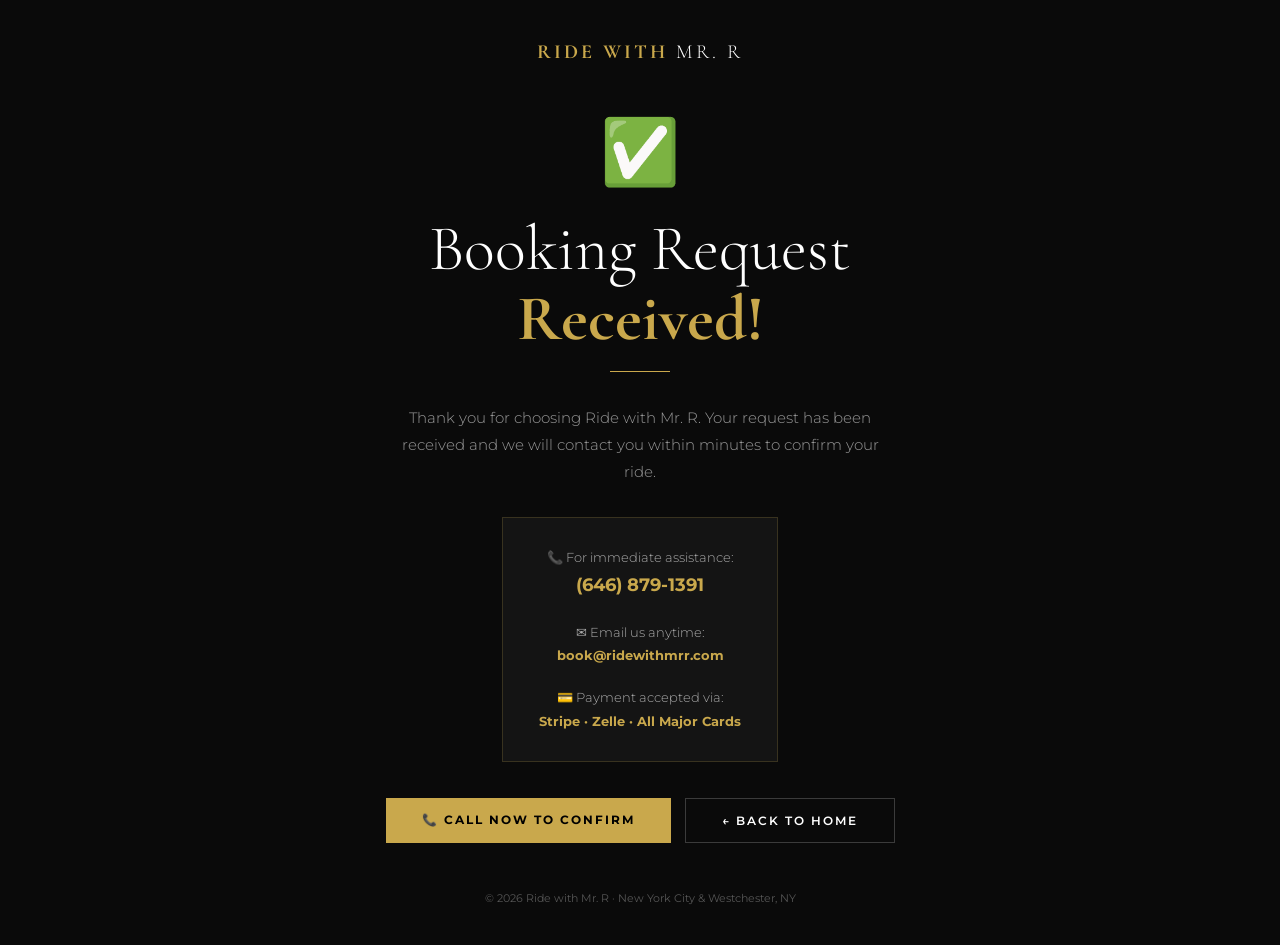
<file: thank-you.html>
<!DOCTYPE html>
<html lang="en">
<head>
<!-- Google Analytics 4 — REPLACE MRR_GA4_ID_HERE -->
<script async src="https://www.googletagmanager.com/gtag/js?id=MRR_GA4_ID_HERE"></script>
<script>
  window.dataLayer = window.dataLayer || [];
  function gtag(){dataLayer.push(arguments);}
  gtag('js', new Date());
  gtag('config', 'MRR_GA4_ID_HERE');
</script>

<meta charset="UTF-8">
<meta name="viewport" content="width=device-width, initial-scale=1.0">
<title>Thank You — Ride with Mr. R</title>
<link href="https://fonts.googleapis.com/css2?family=Cormorant+Garamond:wght@300;400;600;700&family=Montserrat:wght@300;400;500;600;700&display=swap" rel="stylesheet">
<style>
*{margin:0;padding:0;box-sizing:border-box;}
body{font-family:'Montserrat',sans-serif;background:#0A0A0A;color:#fff;min-height:100vh;display:flex;flex-direction:column;justify-content:center;align-items:center;text-align:center;padding:40px 24px;}
.logo{font-family:'Cormorant Garamond',serif;font-size:20px;font-weight:700;color:#C9A84C;letter-spacing:3px;margin-bottom:48px;}
.logo span{color:#fff;font-weight:300;}
.check{font-size:64px;margin-bottom:24px;animation:pop 0.5s ease;}
@keyframes pop{0%{transform:scale(0);}70%{transform:scale(1.2);}100%{transform:scale(1);}}
h1{font-family:'Cormorant Garamond',serif;font-size:clamp(36px,6vw,64px);font-weight:300;line-height:1.1;margin-bottom:16px;}
h1 strong{font-weight:700;color:#C9A84C;display:block;}
p{font-size:15px;color:#999;line-height:1.8;max-width:480px;margin:0 auto 32px;font-weight:300;}
.divider{width:60px;height:1px;background:#C9A84C;margin:0 auto 32px;}
.info-box{background:#141414;border:1px solid rgba(201,168,76,0.2);padding:28px 36px;margin-bottom:36px;max-width:420px;}
.info-box p{color:#aaa;font-size:13px;margin:0;line-height:1.8;}
.info-box strong{color:#C9A84C;}
.btns{display:flex;gap:14px;flex-wrap:wrap;justify-content:center;}
.btn-gold{background:#C9A84C;color:#000;padding:14px 36px;font-size:12px;font-weight:700;letter-spacing:2px;text-transform:uppercase;text-decoration:none;transition:all 0.3s;}
.btn-gold:hover{background:#E8C97A;}
.btn-outline{border:1px solid rgba(255,255,255,0.2);color:#fff;padding:14px 36px;font-size:12px;font-weight:600;letter-spacing:2px;text-transform:uppercase;text-decoration:none;transition:all 0.3s;}
.btn-outline:hover{border-color:#C9A84C;color:#C9A84C;}
.footer-note{margin-top:48px;font-size:11px;color:#555;}
</style>
</head>
<body>
<div class="logo">RIDE WITH <span>MR. R</span></div>
<div class="check">✅</div>
<h1>Booking Request<br><strong>Received!</strong></h1>
<div class="divider"></div>
<p>Thank you for choosing Ride with Mr. R. Your request has been received and we will contact you within minutes to confirm your ride.</p>
<div class="info-box">
  <p>📞 For immediate assistance:<br><strong style="font-size:18px;">(646) 879-1391</strong></p>
  <br>
  <p>✉ Email us anytime:<br><strong>book@ridewithmrr.com</strong></p>
  <br>
  <p>💳 Payment accepted via:<br><strong>Stripe · Zelle · All Major Cards</strong></p>
</div>
<div class="btns">
  <a href="tel:6468791391" class="btn-gold">📞 Call Now to Confirm</a>
  <a href="/" class="btn-outline">← Back to Home</a>
</div>
<div class="footer-note">© 2026 Ride with Mr. R · New York City & Westchester, NY</div>
</body>
</html>
</file>
